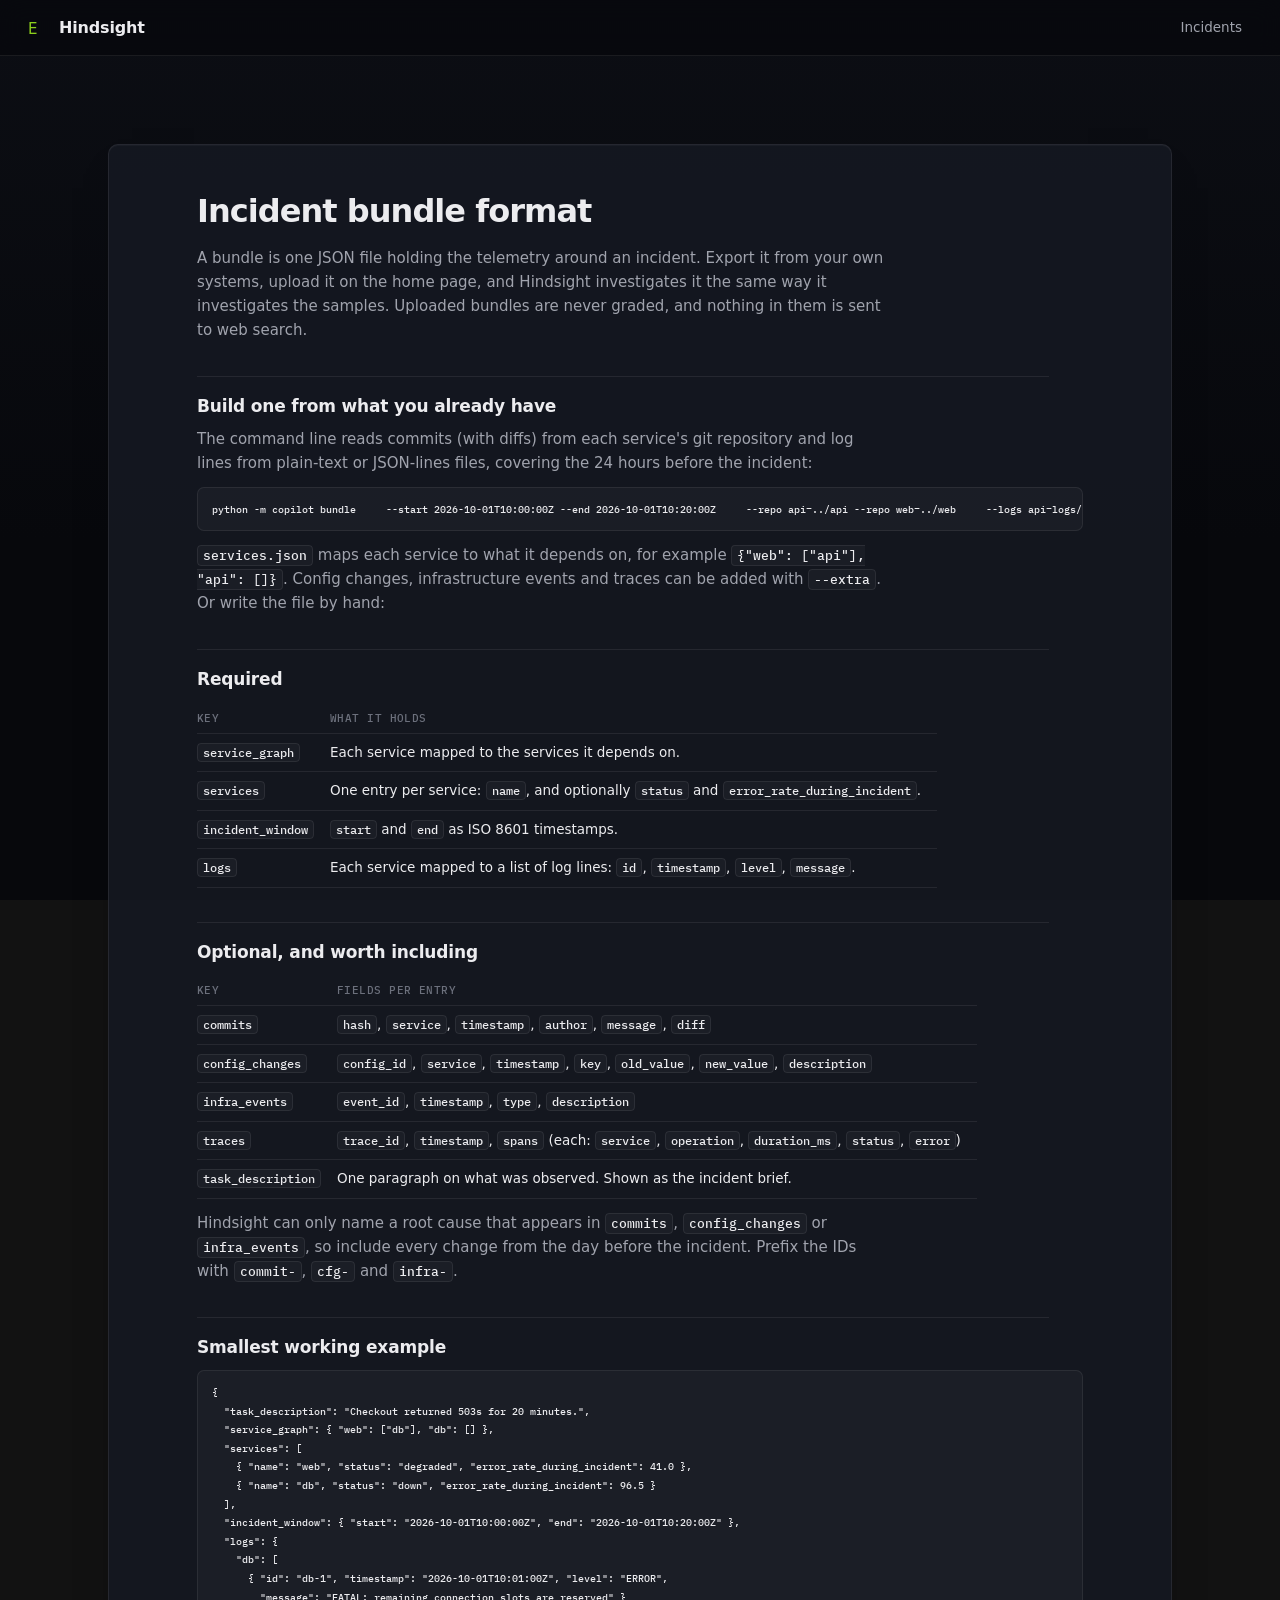
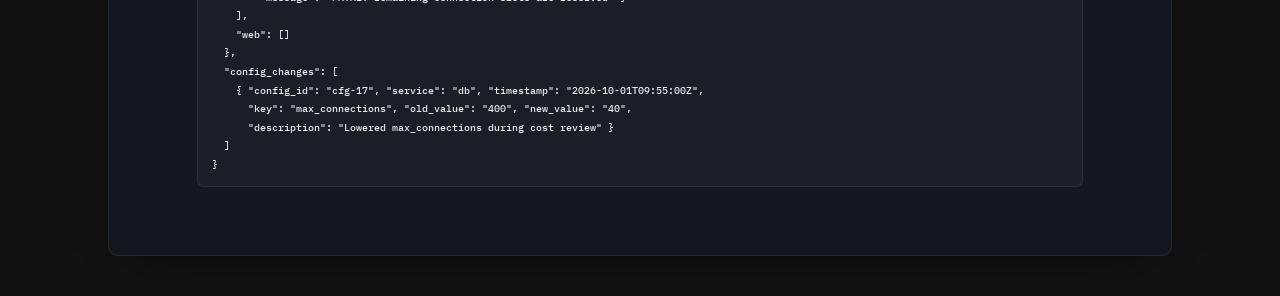
<file: static/copilot/bundle-format.html>
<!doctype html>
<html lang="en">
<head>
<meta charset="utf-8">
<meta name="viewport" content="width=device-width, initial-scale=1">
<title>Incident bundle format · Hindsight</title>
<link rel="preconnect" href="https://fonts.googleapis.com">
<link rel="preconnect" href="https://fonts.gstatic.com" crossorigin>
<link href="https://fonts.googleapis.com/css2?family=Big+Shoulders+Display:wght@600;800&family=IBM+Plex+Mono:wght@400;500&family=IBM+Plex+Sans:wght@400;500;600&display=swap" rel="stylesheet">
<link rel="stylesheet" href="/static/copilot/copilot.css">
</head>
<body>
<header class="bar">
  <a class="brand" href="/" aria-label="Hindsight home">
    <span class="brand-mark" aria-hidden="true">E</span>
    <span class="brand-name">Hindsight</span>
  </a>
  <p class="bar-note"></p>
  <nav class="bar-nav"><a href="/">Incidents</a></nav>
</header>
<main class="home">
  <article class="doc">
    <h1>Incident bundle format</h1>
    <p>A bundle is one JSON file holding the telemetry around an incident. Export it from your own systems, upload it on the home page, and Hindsight investigates it the same way it investigates the samples. Uploaded bundles are never graded, and nothing in them is sent to web search.</p>

    <h2>Build one from what you already have</h2>
    <p>The command line reads commits (with diffs) from each service's git repository and log lines from plain-text or JSON-lines files, covering the 24 hours before the incident:</p>
<pre><code>python -m copilot bundle     --start 2026-10-01T10:00:00Z --end 2026-10-01T10:20:00Z     --repo api=../api --repo web=../web     --logs api=logs/api.log --logs web=logs/web.log     --services services.json --out incident.json</code></pre>
    <p><code>services.json</code> maps each service to what it depends on, for example <code>{"web": ["api"], "api": []}</code>. Config changes, infrastructure events and traces can be added with <code>--extra</code>. Or write the file by hand:</p>

    <h2>Required</h2>
    <table>
      <thead><tr><th>Key</th><th>What it holds</th></tr></thead>
      <tbody>
        <tr><td><code>service_graph</code></td><td>Each service mapped to the services it depends on.</td></tr>
        <tr><td><code>services</code></td><td>One entry per service: <code>name</code>, and optionally <code>status</code> and <code>error_rate_during_incident</code>.</td></tr>
        <tr><td><code>incident_window</code></td><td><code>start</code> and <code>end</code> as ISO 8601 timestamps.</td></tr>
        <tr><td><code>logs</code></td><td>Each service mapped to a list of log lines: <code>id</code>, <code>timestamp</code>, <code>level</code>, <code>message</code>.</td></tr>
      </tbody>
    </table>

    <h2>Optional, and worth including</h2>
    <table>
      <thead><tr><th>Key</th><th>Fields per entry</th></tr></thead>
      <tbody>
        <tr><td><code>commits</code></td><td><code>hash</code>, <code>service</code>, <code>timestamp</code>, <code>author</code>, <code>message</code>, <code>diff</code></td></tr>
        <tr><td><code>config_changes</code></td><td><code>config_id</code>, <code>service</code>, <code>timestamp</code>, <code>key</code>, <code>old_value</code>, <code>new_value</code>, <code>description</code></td></tr>
        <tr><td><code>infra_events</code></td><td><code>event_id</code>, <code>timestamp</code>, <code>type</code>, <code>description</code></td></tr>
        <tr><td><code>traces</code></td><td><code>trace_id</code>, <code>timestamp</code>, <code>spans</code> (each: <code>service</code>, <code>operation</code>, <code>duration_ms</code>, <code>status</code>, <code>error</code>)</td></tr>
        <tr><td><code>task_description</code></td><td>One paragraph on what was observed. Shown as the incident brief.</td></tr>
      </tbody>
    </table>
    <p>Hindsight can only name a root cause that appears in <code>commits</code>, <code>config_changes</code> or <code>infra_events</code>, so include every change from the day before the incident. Prefix the IDs with <code>commit-</code>, <code>cfg-</code> and <code>infra-</code>.</p>

    <h2>Smallest working example</h2>
<pre><code>{
  "task_description": "Checkout returned 503s for 20 minutes.",
  "service_graph": { "web": ["db"], "db": [] },
  "services": [
    { "name": "web", "status": "degraded", "error_rate_during_incident": 41.0 },
    { "name": "db", "status": "down", "error_rate_during_incident": 96.5 }
  ],
  "incident_window": { "start": "2026-10-01T10:00:00Z", "end": "2026-10-01T10:20:00Z" },
  "logs": {
    "db": [
      { "id": "db-1", "timestamp": "2026-10-01T10:01:00Z", "level": "ERROR",
        "message": "FATAL: remaining connection slots are reserved" }
    ],
    "web": []
  },
  "config_changes": [
    { "config_id": "cfg-17", "service": "db", "timestamp": "2026-10-01T09:55:00Z",
      "key": "max_connections", "old_value": "400", "new_value": "40",
      "description": "Lowered max_connections during cost review" }
  ]
}</code></pre>
  </article>
</main>
</body>
</html>
</file>
<file: static/copilot/copilot.css>
/* Hindsight. A quiet operations console: neutral surfaces, one accent used
   as a signal, and the amber exhibit tag that ties every claim to its
   evidence as the only decorative element. Dark by default; light on request. */
:root, :root[data-theme="dark"] {
  --bg: #07080c;
  --bg-2: #0c0e14;
  --surface: rgba(16, 18, 25, .72);
  --surface-2: rgba(21, 24, 33, .92);
  --surface-hover: rgba(28, 32, 43, .8);
  --border: rgba(255, 255, 255, .075);
  --border-strong: rgba(255, 255, 255, .14);
  --ink: #ececef;
  --ink-soft: #a0a3ad;
  --ink-faint: #6c707c;
  --accent: #76b900;
  --accent-ink: #8ccf1c;
  --accent-wash: rgba(118, 185, 0, .1);
  --exhibit: #e9a923;
  --exhibit-ink: #14110a;
  --fail: #f0604d;
  --fail-wash: rgba(240, 96, 77, .09);
  --warn-wash: rgba(233, 169, 35, .08);
  --steady: #4cc38a;
  --steady-wash: rgba(76, 195, 138, .08);
  --nano: #5b9cf0;
  --ultra: #9b82f0;
  --super: #e073a8;
  --research: #46b8c0;
  --code-bg: rgba(255, 255, 255, .03);
  --shadow: 0 1px 0 rgba(255, 255, 255, .03) inset, 0 20px 40px -24px rgba(0, 0, 0, .7);
  --spot: rgba(255, 255, 255, .05);
  --primary-bg: #ececef;
  --primary-ink: #0b0c10;
  color-scheme: dark;
}
:root[data-theme="light"] {
  --bg: #f5f6f8;
  --bg-2: #fbfbfc;
  --surface: rgba(255, 255, 255, .78);
  --surface-2: rgba(255, 255, 255, .96);
  --surface-hover: rgba(255, 255, 255, .98);
  --border: rgba(12, 16, 28, .08);
  --border-strong: rgba(12, 16, 28, .16);
  --ink: #111318;
  --ink-soft: #565a66;
  --ink-faint: #8a8e99;
  --accent: #4d8a00;
  --accent-ink: #427800;
  --accent-wash: rgba(77, 138, 0, .08);
  --exhibit: #e5a21a;
  --exhibit-ink: #14110a;
  --fail: #c9402c;
  --fail-wash: rgba(201, 64, 44, .07);
  --warn-wash: rgba(229, 162, 26, .1);
  --steady: #1d8a5c;
  --steady-wash: rgba(29, 138, 92, .07);
  --nano: #2f74c9;
  --ultra: #6a4fd0;
  --super: #b03d76;
  --research: #18848c;
  --code-bg: rgba(12, 16, 28, .035);
  --shadow: 0 1px 2px rgba(12, 16, 28, .04), 0 16px 32px -24px rgba(12, 16, 28, .25);
  --spot: rgba(12, 16, 28, .025);
  --primary-bg: #111318;
  --primary-ink: #ffffff;
  color-scheme: light;
}
:root {
  --sans: "Geist", "Inter", system-ui, sans-serif;
  --mono: "Geist Mono", "IBM Plex Mono", ui-monospace, Consolas, monospace;
  --ease: cubic-bezier(.22, .8, .24, 1);
  --radius: 10px;
  --radius-sm: 7px;
  --tag-clip: polygon(0 0, 100% 0, 100% 62%, 80% 100%, 0 100%);
}

* { box-sizing: border-box; }
html { scroll-behavior: smooth; -webkit-font-smoothing: antialiased; }
body {
  margin: 0; min-height: 100vh;
  color: var(--ink);
  font: 400 15px/1.6 var(--sans);
  font-feature-settings: "ss01", "cv11";
  background: linear-gradient(180deg, var(--bg-2), var(--bg) 60%);
  background-attachment: fixed;
}
[hidden] { display: none !important; }
a { color: inherit; text-underline-offset: 3px; text-decoration-color: var(--border-strong); transition: color .2s, text-decoration-color .2s; }
a:hover { text-decoration-color: currentColor; }
:focus-visible { outline: 2px solid var(--accent); outline-offset: 2px; border-radius: 4px; }
h1, h2, h3, p, ul, ol, dl, dd, figure { margin: 0; padding: 0; }
ul, ol { list-style: none; }
::selection { background: color-mix(in srgb, var(--accent) 35%, transparent); }
.visually-hidden { position: absolute; width: 1px; height: 1px; overflow: hidden; clip: rect(0 0 0 0); white-space: nowrap; }
.num, .meter dd, .stats dd { font-variant-numeric: tabular-nums; }

/* --- the scene behind everything --- */
#scene {
  position: fixed; inset: 0; width: 100vw; height: 100vh; z-index: -2;
  opacity: 0; transition: opacity 1.6s var(--ease);
}
#scene.on { opacity: 1; }
.scene-veil {
  position: fixed; inset: 0; z-index: -1; pointer-events: none;
  background: radial-gradient(ellipse 85% 75% at 50% 25%, transparent 0, var(--bg) 110%);
  opacity: .4;
}
.spotlight {
  position: fixed; inset: 0; z-index: -1; pointer-events: none;
  background: radial-gradient(600px circle at var(--px, -999px) var(--py, -999px), var(--spot), transparent 70%);
}

/* --- icons --- */
.sprite { position: absolute; width: 0; height: 0; overflow: hidden; }
.ico {
  width: 1.1em; height: 1.1em; flex: none; vertical-align: -.18em;
  fill: none; stroke: currentColor; stroke-width: 1.5; stroke-linecap: square; stroke-linejoin: miter;
}
.ico .fill, .ico .dot { fill: currentColor; stroke: none; }
.ico .hot { stroke: var(--exhibit); }
.ico .thin { stroke-width: 1; opacity: .55; }

/* --- top bar --- */
.bar {
  position: sticky; top: 0; z-index: 10;
  display: flex; align-items: center; gap: 20px;
  height: 56px; padding: 0 28px;
  background: color-mix(in srgb, var(--bg) 78%, transparent);
  backdrop-filter: blur(12px) saturate(1.2);
  border-bottom: 1px solid var(--border);
}
.brand { display: flex; align-items: center; gap: 9px; text-decoration: none; }
.brand-mark { width: 22px; height: 22px; color: var(--accent-ink); fill: none; stroke: currentColor; stroke-width: 1.7; }
.brand-mark .dot { fill: var(--exhibit); stroke: none; }
.brand-name { font: 600 16px/1 var(--sans); letter-spacing: -.01em; }
.bar-note { flex: 1; font: 400 12px var(--mono); color: var(--ink-faint); }
.bar-nav { display: flex; align-items: center; gap: 6px; font-size: 13.5px; }
.bar-nav a { text-decoration: none; color: var(--ink-soft); padding: 6px 10px; border-radius: var(--radius-sm); transition: color .2s, background .2s; }
.bar-nav a:hover { color: var(--ink); background: var(--surface-hover); }
.theme-toggle {
  display: grid; place-items: center; width: 32px; height: 32px; padding: 0; margin-left: 6px;
  font-size: 16px; color: var(--ink-soft);
  background: transparent; border: 1px solid var(--border); border-radius: var(--radius-sm);
}
.theme-toggle .ico { transition: transform .5s var(--ease); }
:root[data-theme="light"] .theme-toggle .ico { transform: rotate(180deg); }
.theme-toggle:hover { color: var(--ink); border-color: var(--border-strong); background: var(--surface-hover); }

/* --- shared --- */
.section-head {
  display: flex; align-items: baseline; justify-content: space-between; gap: 16px;
  margin-bottom: 6px;
}
h2 { font: 600 19px/1.3 var(--sans); letter-spacing: -.015em; }
h3 { font: 500 11.5px/1.3 var(--mono); letter-spacing: .04em; text-transform: uppercase; color: var(--ink-faint); margin: 20px 0 8px; }
.hint { color: var(--ink-soft); font-size: 14px; max-width: 72ch; margin-bottom: 18px; }
.eyebrow { font: 400 12px/1 var(--mono); color: var(--ink-faint); margin-bottom: 10px; }
.glass { background: var(--surface); border: 1px solid var(--border); border-radius: var(--radius); backdrop-filter: blur(14px); box-shadow: var(--shadow); }
.notice {
  display: flex; gap: 10px; align-items: flex-start;
  border: 1px solid color-mix(in srgb, var(--exhibit) 28%, transparent); background: var(--warn-wash);
  border-radius: var(--radius-sm); padding: 10px 14px; margin-top: 22px; max-width: 72ch;
  font-size: 13.5px; color: var(--ink-soft); animation: rise .4s var(--ease) both;
}
.notice.bad { border-color: color-mix(in srgb, var(--fail) 30%, transparent); background: var(--fail-wash); }

button, .button {
  display: inline-flex; align-items: center; gap: 7px;
  font: 500 13.5px/1 var(--sans); color: var(--ink);
  background: var(--surface-2); border: 1px solid var(--border-strong); border-radius: var(--radius-sm);
  padding: 8px 12px; cursor: pointer; text-decoration: none;
  transition: background .18s, color .18s, border-color .18s, opacity .18s;
}
button:hover, .button:hover { background: var(--surface-hover); border-color: color-mix(in srgb, var(--ink) 30%, transparent); }
button.primary { background: var(--primary-bg); border-color: var(--primary-bg); color: var(--primary-ink); }
button.primary:hover { opacity: .88; background: var(--primary-bg); }
button.quiet { background: transparent; border-color: transparent; color: var(--ink-soft); padding-left: 8px; padding-right: 8px; }
button.quiet:hover { color: var(--ink); background: var(--surface-hover); border-color: var(--border); }
button:disabled, button:disabled:hover { opacity: .38; cursor: not-allowed; }

/* The exhibit tag: the signature. Used for E1.. evidence and R1.. references. */
.tag {
  display: inline-block; min-width: 2em; text-align: center;
  font: 600 11.5px/1 var(--mono); letter-spacing: .01em;
  color: var(--exhibit-ink); background: var(--exhibit);
  padding: 4px 8px 4px 6px; border: 0; border-radius: 0; vertical-align: 1px;
  clip-path: var(--tag-clip); cursor: pointer; text-decoration: none;
  transition: filter .15s;
}
.tag:hover { background: var(--exhibit); border: 0; filter: brightness(1.12); }
.tag.ref { background: color-mix(in srgb, var(--research) 75%, #fff); }

/* severity pips instead of a difficulty word: one bar for SEV3 */
.sev { display: inline-flex; align-items: flex-end; gap: 2px; height: 11px; vertical-align: -1px; }
.sev i { width: 3px; border-radius: 1px; background: var(--border-strong); }
.sev i:nth-child(1) { height: 5px; } .sev i:nth-child(2) { height: 8px; } .sev i:nth-child(3) { height: 11px; }
.sev.s3 i:nth-child(-n+1), .sev.s2 i:nth-child(-n+2), .sev.s1 i { background: var(--sev); }
.sev-label { font: 500 11px/1 var(--mono); color: var(--ink-soft); }
.s3 { --sev: var(--steady); } .s2 { --sev: var(--exhibit); } .s1 { --sev: var(--fail); } .s0 { --sev: var(--ink-faint); }

@keyframes rise { from { opacity: 0; transform: translateY(6px); } to { opacity: 1; transform: none; } }
@keyframes fade { from { opacity: 0; } to { opacity: 1; } }
.view-in > * { animation: rise .5s var(--ease) both; }
.view-in > *:nth-child(2) { animation-delay: .04s; } .view-in > *:nth-child(3) { animation-delay: .08s; }
.view-in > *:nth-child(4) { animation-delay: .12s; } .view-in > *:nth-child(5) { animation-delay: .16s; }

/* --- home --- */
.home { max-width: 1120px; margin: 0 auto; padding: 88px 28px 40px; }
.kicker { display: inline-flex; align-items: center; gap: 8px; margin-bottom: 22px; font: 400 12.5px var(--mono); color: var(--ink-soft); }
.live-dot { width: 6px; height: 6px; border-radius: 50%; background: var(--accent); box-shadow: 0 0 0 3px var(--accent-wash); }
.intro h1 { font: 600 clamp(40px, 6.2vw, 74px)/1.02 var(--sans); letter-spacing: -.04em; max-width: 14ch; }
.glow { color: var(--ink-faint); }
.lede { max-width: 56ch; font-size: 17px; line-height: 1.6; margin-top: 22px; color: var(--ink-soft); }

.stats {
  display: grid; grid-template-columns: repeat(4, 1fr); margin-top: 52px;
  border: 1px solid var(--border); border-radius: var(--radius); background: var(--surface);
  backdrop-filter: blur(14px); overflow: hidden;
}
.stats > div { padding: 18px 20px; border-left: 1px solid var(--border); }
.stats > div:first-child { border-left: 0; }
.stats dt { font: 400 12px/1.4 var(--sans); color: var(--ink-faint); }
.stats dd { font: 600 30px/1 var(--sans); letter-spacing: -.03em; margin-top: 10px; }
.stats > div:first-child dd { color: var(--accent-ink); }

.how { margin-top: 16px; }
.steps { display: grid; grid-template-columns: repeat(4, 1fr); gap: 1px; background: var(--border); border: 1px solid var(--border); border-radius: var(--radius); overflow: hidden; counter-reset: step; }
.steps li { counter-increment: step; position: relative; padding: 18px 20px 20px; background: var(--surface-2); transition: background .2s; }
.steps li:hover { background: var(--surface-hover); }
.steps li::after { content: "0" counter(step); position: absolute; right: 18px; top: 18px; font: 400 11.5px var(--mono); color: var(--ink-faint); }
.steps .ico { font-size: 20px; color: var(--ink-soft); }
.steps b { display: flex; align-items: center; gap: 7px; margin-top: 14px; font: 600 14.5px var(--sans); letter-spacing: -.01em; }
.steps b::after { content: ""; width: 6px; height: 6px; border-radius: 50%; background: var(--c); }
.steps span { display: block; margin-top: 4px; font-size: 13.5px; color: var(--ink-soft); line-height: 1.55; }
.m-triage-c { --c: var(--nano); } .m-reason-c { --c: var(--ultra); }
.m-research-c { --c: var(--research); } .m-writer-c { --c: var(--super); }

.intake, .history, .measured { margin-top: 72px; }
.upload input { position: absolute; opacity: 0; width: 1px; height: 1px; }
.upload span {
  display: inline-flex; align-items: center; gap: 7px; font-size: 13.5px; cursor: pointer;
  color: var(--ink-soft); padding: 6px 10px; border: 1px solid var(--border); border-radius: var(--radius-sm);
  transition: color .2s, border-color .2s, background .2s;
}
.upload span:hover { color: var(--ink); border-color: var(--border-strong); background: var(--surface-hover); }
.upload input:focus-visible + span { outline: 2px solid var(--accent); outline-offset: 2px; }

.cases { display: grid; grid-template-columns: repeat(auto-fill, minmax(320px, 1fr)); gap: 12px; }
.cases > li { animation: rise .45s var(--ease) both; }
.cases > li:nth-child(2) { animation-delay: .03s; } .cases > li:nth-child(3) { animation-delay: .06s; }
.cases > li:nth-child(4) { animation-delay: .09s; } .cases > li:nth-child(n+5) { animation-delay: .12s; }
.case-card {
  --mx: 50%; --my: 50%;
  position: relative; display: flex; flex-direction: column; gap: 10px; height: 100%;
  padding: 18px 18px 16px;
  background: radial-gradient(360px circle at var(--mx) var(--my), var(--spot), transparent 60%), var(--surface);
  border: 1px solid var(--border); border-radius: var(--radius);
  backdrop-filter: blur(14px);
  transition: border-color .2s, background-color .2s, transform .25s var(--ease);
}
.case-card:hover { border-color: var(--border-strong); transform: translateY(-1px); }
.case-card h3 { margin: 0; font: 600 15.5px/1.35 var(--sans); letter-spacing: -.01em; text-transform: none; color: var(--ink); }
.case-meta { font: 400 11.5px/1 var(--mono); color: var(--ink-faint); display: flex; flex-wrap: wrap; align-items: center; gap: 8px 14px; }
.case-meta .sev-label { margin-left: -4px; }
.case-card p { font-size: 13.5px; color: var(--ink-soft); flex: 1; line-height: 1.55; }
.case-actions { display: flex; flex-wrap: wrap; gap: 6px; padding-top: 6px; }

.table-scroll { overflow-x: auto; }
.board { width: 100%; border-collapse: collapse; }
.board th { text-align: left; font: 500 11.5px var(--mono); text-transform: uppercase; letter-spacing: .04em; color: var(--ink-faint); }
.board th, .board td { padding: 13px 18px; border-bottom: 1px solid var(--border); vertical-align: middle; }
.board tbody tr:last-child td { border-bottom: 0; }
.board tbody tr { transition: background .2s; }
.board tbody tr:hover { background: var(--surface-hover); }
.board td.num { font: 500 15px/1 var(--mono); white-space: nowrap; width: 150px; }
.board td.num i { display: block; height: 3px; margin-top: 8px; border-radius: 2px; background: var(--border); overflow: hidden; }
.board td.num i b { display: block; height: 100%; background: var(--ink-faint); transform-origin: left; animation: grow 1s var(--ease) both; }
@keyframes grow { from { transform: scaleX(0); } }
.board tr.model td.num i b { background: var(--ultra); }
.board td small { display: block; font: 400 11.5px var(--mono); color: var(--ink-faint); margin-top: 3px; }
.board td.cost { font: 400 12.5px var(--mono); white-space: nowrap; color: var(--ink-soft); }
.board tr.model td:first-child { box-shadow: inset 2px 0 var(--ultra); }
.board tr.reference td.num { color: var(--steady); }
.board tr.reference td.num i b { background: var(--steady); }
.m-oracle { background: var(--steady) !important; }

.runs { border: 1px solid var(--border); border-radius: var(--radius); overflow: hidden; background: var(--surface); }
.runs li {
  display: grid; grid-template-columns: 1fr auto auto auto; gap: 18px; align-items: center;
  padding: 11px 18px; border-top: 1px solid var(--border); transition: background .2s;
}
.runs li:first-child { border-top: 0; }
.runs li:hover { background: var(--surface-hover); }
.runs a { font-weight: 500; text-decoration: none; }
.runs .cell { font: 400 12px/1.2 var(--mono); color: var(--ink-faint); white-space: nowrap; }
.pill { font: 500 11px/1 var(--mono); padding: 5px 8px; border-radius: 20px; background: var(--surface-hover); border: 1px solid var(--border); color: var(--ink-soft); }
.pill.good { background: var(--steady-wash); color: var(--steady); border-color: color-mix(in srgb, var(--steady) 25%, transparent); }
.pill.bad { background: var(--fail-wash); color: var(--fail); border-color: color-mix(in srgb, var(--fail) 25%, transparent); }

/* --- desk --- */
.desk { padding: 32px 28px 48px; max-width: 1680px; margin: 0 auto; }
.desk-head { display: grid; grid-template-columns: minmax(220px, 1fr) auto auto; gap: 28px; align-items: end; }
.desk-head h1 { font: 600 28px/1.15 var(--sans); letter-spacing: -.025em; }

.rail { display: flex; border: 1px solid var(--border); border-radius: var(--radius); overflow: hidden; background: var(--surface); }
.rail li {
  position: relative; display: grid; grid-template-columns: auto 1fr; column-gap: 9px; align-items: center;
  padding: 9px 16px 10px 13px; min-width: 138px; border-left: 1px solid var(--border);
  color: var(--ink-faint); transition: color .3s, background .3s;
}
.rail li:first-child { border-left: 0; }
.rail .ico { grid-row: span 2; font-size: 17px; }
.rail span { font: 500 13px/1.2 var(--sans); }
.rail small { font: 400 10.5px/1.35 var(--mono); max-width: 150px; overflow: hidden; text-overflow: ellipsis; white-space: nowrap; color: var(--ink-faint); }
.rail li::after { content: ""; position: absolute; left: 0; right: 0; bottom: 0; height: 2px; background: transparent; }
.rail li.active { color: var(--ink); background: var(--surface-hover); }
.rail li.active .ico { color: var(--accent-ink); }
.rail li.active::after { background: linear-gradient(90deg, transparent, var(--accent), transparent); background-size: 50% 100%; background-repeat: no-repeat; animation: scan 1.6s linear infinite; }
.rail li.done { color: var(--ink-soft); }
.rail li.done .ico { color: var(--accent-ink); }
.rail li.done::after { background: color-mix(in srgb, var(--accent) 55%, transparent); }
.rail li.skipped { opacity: .45; }
.rail li.skipped span { text-decoration: line-through; }
@keyframes scan { from { background-position: -50% 0; } to { background-position: 150% 0; } }

.meter { display: flex; gap: 26px; }
.meter dt { font: 400 11px/1 var(--mono); color: var(--ink-faint); }
.meter dd { font: 600 22px/1.25 var(--sans); letter-spacing: -.02em; margin-top: 4px; transition: color .3s; }
.meter dd.bump { animation: bump .6s var(--ease); }
@keyframes bump { 30% { color: var(--accent-ink); } }

.columns {
  display: grid; grid-template-columns: minmax(280px, 1fr) minmax(380px, 1.35fr) minmax(300px, 1fr);
  gap: 14px; margin-top: 24px; align-items: start;
}
.col {
  background: var(--surface); border: 1px solid var(--border); border-radius: var(--radius);
  padding: 18px 20px 22px; min-width: 0; backdrop-filter: blur(16px); box-shadow: var(--shadow);
}
.col > h2 { font-size: 15px; padding-bottom: 12px; margin: -2px -20px 16px; padding-left: 20px; padding-right: 20px; border-bottom: 1px solid var(--border); }

.brief { font-size: 14.5px; }
.window { font: 400 12px/1.5 var(--mono); color: var(--ink-faint); margin-top: 8px; }
.map { margin-top: 16px; }
.map-scroll { overflow-x: auto; border: 1px solid var(--border); border-radius: var(--radius-sm); }
.map svg {
  width: 100%; max-width: 440px; height: auto; display: block; margin: 0 auto;
  background-image: radial-gradient(var(--border-strong) 1px, transparent 1px); background-size: 16px 16px;
}
.map figcaption { font-size: 12px; color: var(--ink-faint); margin-top: 8px; }
.node rect { fill: var(--surface-2); stroke: var(--border-strong); stroke-width: 1; rx: 5px; }
.node.down rect { stroke: var(--fail); stroke-width: 1.5; }
.node.degraded rect { stroke: var(--exhibit); stroke-width: 1.5; }
.node text { font: 500 11.5px var(--sans); fill: var(--ink); }
.node .rate { font: 400 10px var(--mono); fill: var(--ink-faint); }
.node.down .rate { fill: var(--fail); }
.edge { stroke: var(--border-strong); stroke-width: 1.2; fill: none; }
.spread { stroke: var(--fail); stroke-width: 1.8; fill: none; stroke-dasharray: 5 5; animation: creep 1.4s linear infinite; }
.pin { animation: fade .4s var(--ease) both; }
.pin text { font: 600 11.5px var(--mono); fill: #fff; text-anchor: middle; }
@keyframes creep { to { stroke-dashoffset: -20; } }

.onset li { display: flex; justify-content: space-between; gap: 10px; padding: 7px 0; border-top: 1px solid var(--border); font-size: 13px; }
.onset li span { font: 400 11.5px var(--mono); color: var(--ink-faint); white-space: nowrap; }
.changes { max-height: 300px; overflow-y: auto; padding: 0 8px; margin: 0 -8px; }
.changes li { display: grid; grid-template-columns: auto 1fr; gap: 2px 10px; padding: 8px 0; border-top: 1px solid var(--border); font-size: 13px; transition: background .4s; }
.changes code { font: 500 11.5px var(--mono); color: var(--ink-soft); }
.changes .when { grid-column: 2; font: 400 11px var(--mono); color: var(--ink-faint); }
.changes li.culprit { background: var(--fail-wash); margin: 0 -8px; padding: 8px; border-radius: 6px; box-shadow: inset 2px 0 var(--fail); }
.changes li.culprit code { color: var(--fail); }
.changes li.culprit code::before {
  content: ""; display: inline-block; width: 12px; height: 12px; margin-right: 5px; vertical-align: -2px;
  background: var(--fail);
  -webkit-mask: url("data:image/svg+xml,%3Csvg xmlns='http://www.w3.org/2000/svg' viewBox='0 0 24 24' fill='none' stroke='%23000' stroke-width='2'%3E%3Ccircle cx='12' cy='12' r='7.5'/%3E%3Cpath d='M12 2v4M12 18v4M2 12h4M18 12h4'/%3E%3Ccircle cx='12' cy='12' r='2.3' fill='%23000' stroke='none'/%3E%3C/svg%3E") center / contain no-repeat;
          mask: url("data:image/svg+xml,%3Csvg xmlns='http://www.w3.org/2000/svg' viewBox='0 0 24 24' fill='none' stroke='%23000' stroke-width='2'%3E%3Ccircle cx='12' cy='12' r='7.5'/%3E%3Cpath d='M12 2v4M12 18v4M2 12h4M18 12h4'/%3E%3Ccircle cx='12' cy='12' r='2.3' fill='%23000' stroke='none'/%3E%3C/svg%3E") center / contain no-repeat;
}

/* evidence ledger */
.exhibits { display: flex; flex-direction: column; gap: 10px; }
.exhibits > li { animation: rise .4s var(--ease) both; }
.thought { font-size: 13.5px; color: var(--ink-soft); padding-left: 12px; border-left: 1px solid var(--border-strong); }
.thought b { font: 500 10.5px var(--mono); color: #fff; padding: 2px 6px; margin-right: 7px; border-radius: 4px; background: var(--ink-faint); }
.m-triage { background: var(--nano) !important; }
.m-reason { background: var(--ultra) !important; }
.m-writer { background: var(--super) !important; }
.exhibit {
  border: 1px solid var(--border); border-radius: var(--radius-sm); background: var(--surface-2);
  scroll-margin-top: 80px; overflow: hidden; transition: border-color .2s;
}
.exhibit:hover { border-color: var(--border-strong); }
.exhibit.flash { animation: flash 1.4s ease-out; }
@keyframes flash { from { border-color: var(--exhibit); box-shadow: 0 0 0 3px var(--warn-wash); } }
.exhibit header { display: flex; align-items: center; gap: 9px; padding: 8px 10px; border-bottom: 1px solid var(--border); }
.exhibit header .ico { font-size: 15px; color: var(--ink-faint); }
.exhibit header code { font: 400 11.5px var(--mono); overflow-wrap: anywhere; flex: 1; color: var(--ink-soft); }
.exhibit pre {
  margin: 0; padding: 10px 12px; font: 400 11.5px/1.6 var(--mono); color: var(--ink-soft);
  white-space: pre-wrap; overflow-wrap: anywhere; max-height: 9.8em; overflow: hidden;
  background: var(--code-bg);
}
.exhibit.open pre { max-height: none; }
.exhibit pre .err { color: var(--fail); }
.exhibit pre .add { color: var(--steady); }
.exhibit pre .del { color: var(--fail); }
.exhibit .more { width: 100%; justify-content: center; font-size: 12px; padding: 7px; border: 0; border-top: 1px solid var(--border); border-radius: 0; background: transparent; color: var(--ink-faint); }
.exhibit .more:hover { color: var(--ink); background: var(--surface-hover); }
.rejected { font: 400 11.5px/1.5 var(--mono); color: var(--ink-faint); padding-left: 12px; border-left: 1px dashed var(--border-strong); }
.working { display: flex; align-items: center; gap: 10px; margin-top: 14px; font: 400 12.5px var(--mono); color: var(--ink-soft); }
.pulse { width: 6px; height: 6px; border-radius: 50%; background: var(--accent); animation: pulse 1.2s ease-in-out infinite; }
@keyframes pulse { 0%, 100% { box-shadow: 0 0 0 0 var(--accent-wash); } 50% { box-shadow: 0 0 0 5px var(--accent-wash); opacity: .6; } }

/* findings */
.pending { color: var(--ink-faint); font-size: 13.5px; }
.reveal > * { animation: rise .45s var(--ease) both; }
.reveal > *:nth-child(2) { animation-delay: .05s; } .reveal > *:nth-child(3) { animation-delay: .1s; }
.reveal > *:nth-child(4) { animation-delay: .15s; } .reveal > *:nth-child(n+5) { animation-delay: .2s; }
.cause-head { display: flex; align-items: center; gap: 7px; margin-top: 0; color: var(--fail); }
.cause-head .ico { font-size: 15px; }
.cause-id { font: 500 22px/1.2 var(--mono); letter-spacing: -.01em; overflow-wrap: anywhere; color: var(--ink); }
.cause-what { font-size: 13.5px; color: var(--ink-soft); margin-top: 4px; }
.confidence { margin: 14px 0; }
.confidence i { display: block; height: 3px; border-radius: 2px; background: var(--border); overflow: hidden; }
.confidence i b { display: block; height: 100%; background: var(--accent); transform-origin: left; animation: grow 1s var(--ease) both; }
.confidence span { display: block; margin-top: 6px; font: 400 11.5px var(--mono); color: var(--ink-faint); }
.summary { font-size: 14px; color: var(--ink-soft); }
.hops { counter-reset: hop; margin-top: 4px; }
.hops li { counter-increment: hop; position: relative; padding: 10px 0 10px 32px; border-top: 1px solid var(--border); font-size: 13.5px; color: var(--ink-soft); }
.hops li::before {
  content: counter(hop); position: absolute; left: 0; top: 10px;
  width: 20px; height: 20px; border-radius: 50%;
  border: 1px solid color-mix(in srgb, var(--fail) 55%, transparent); color: var(--fail);
  font: 500 11px/18px var(--mono); text-align: center;
}
.hops strong { font-weight: 600; color: var(--ink); }
.hops .effect { font: 400 11.5px var(--mono); color: var(--fail); }
.plain li { padding: 7px 0; border-top: 1px solid var(--border); font-size: 13px; color: var(--ink-soft); }
.plain code { font: 500 11.5px var(--mono); color: var(--ink); }
.grade {
  position: relative; margin-top: 20px; padding: 16px;
  border: 1px solid var(--border); border-radius: var(--radius-sm); background: var(--surface-2);
  box-shadow: inset 2px 0 var(--steady); animation: rise .45s var(--ease) both;
}
.grade.wrong { box-shadow: inset 2px 0 var(--fail); }
.grade > h3, .grade .score { padding-right: 36px; }
.grade .seal { position: absolute; right: 16px; top: 16px; font-size: 20px; color: var(--steady); }
.grade.wrong .seal { color: var(--fail); }
.grade .score { font: 600 34px/1.05 var(--sans); letter-spacing: -.03em; color: var(--ink); }
.grade .verdict { font-size: 13.5px; font-weight: 500; color: var(--steady); margin-top: 2px; }
.grade.wrong .verdict { color: var(--fail); }
.grade table { width: 100%; border-collapse: collapse; margin-top: 12px; font: 400 11.5px var(--mono); color: var(--ink-soft); }
.grade td { padding: 5px 0; border-top: 1px solid var(--border); }
.grade td:last-child { text-align: right; }
.grade .truth { font-size: 12.5px; color: var(--ink-faint); margin-top: 10px; }
.reflist li { padding: 8px 0; border-top: 1px solid var(--border); font-size: 13px; scroll-margin-top: 80px; }
.q { font: 400 11px var(--mono); color: var(--ink-faint); }

/* postmortem document */
.doc-wrap { margin-top: 32px; animation: rise .5s var(--ease) both; }
.doc-wrap .section-head { margin-bottom: 12px; }
.doc-actions { display: flex; gap: 6px; }
.doc {
  background: var(--surface-2); border: 1px solid var(--border); border-radius: var(--radius);
  padding: 48px clamp(18px, 7vw, 88px) 56px; box-shadow: var(--shadow);
}
.doc > * { max-width: 72ch; }
.doc h1 { font: 600 32px/1.15 var(--sans); letter-spacing: -.03em; margin-bottom: 16px; }
.doc h2 { font: 600 17px/1.3 var(--sans); letter-spacing: -.01em; margin: 34px 0 10px; padding-top: 18px; border-top: 1px solid var(--border); }
.doc p { margin: 10px 0; color: var(--ink-soft); }
.doc strong { color: var(--ink); }
.doc ul, .doc ol { margin: 8px 0 8px 20px; color: var(--ink-soft); }
.doc ul { list-style: disc; }
.doc ul li::marker { color: var(--ink-faint); }
.doc ol { list-style: decimal; }
.doc li { margin: 5px 0; }
.doc code { font: 500 .86em var(--mono); background: var(--code-bg); padding: 1px 5px; border: 1px solid var(--border); border-radius: 4px; color: var(--ink); }
.doc pre { max-width: none; background: var(--code-bg); padding: 12px 14px; overflow-x: auto; font: 400 12px/1.55 var(--mono); border: 1px solid var(--border); border-radius: var(--radius-sm); }
.doc pre code { background: none; padding: 0; border: 0; }
.doc table { border-collapse: collapse; margin: 12px 0; font-size: 13.5px; max-width: 100%; }
.doc th { text-align: left; font: 500 11px var(--mono); text-transform: uppercase; letter-spacing: .04em; color: var(--ink-faint); }
.doc th, .doc td { padding: 8px 16px 8px 0; border-bottom: 1px solid var(--border); vertical-align: top; }

/* footer */
.foot {
  max-width: 1120px; margin: 56px auto 0; padding: 24px 28px 36px;
  display: flex; flex-wrap: wrap; align-items: center; gap: 10px 24px;
  border-top: 1px solid var(--border); font: 400 12px var(--sans); color: var(--ink-faint);
}
.foot a, .foot-mark { display: inline-flex; align-items: center; gap: 7px; text-decoration: none; }
.foot-mark { font: 600 13px var(--sans); color: var(--ink-soft); }
.foot-mark .ico { color: var(--accent-ink); }
.foot a { margin-left: auto; color: var(--ink-soft); }
.foot a:hover { color: var(--ink); }

@media (max-width: 1180px) {
  .desk-head { grid-template-columns: 1fr; align-items: start; }
  .columns { grid-template-columns: 1fr; }
  .rail { flex-wrap: wrap; }
}
@media (max-width: 860px) {
  .stats, .steps { grid-template-columns: repeat(2, 1fr); }
  .stats > div:nth-child(3) { border-left: 0; }
  .stats > div:nth-child(n+3) { border-top: 1px solid var(--border); }
}
@media (max-width: 640px) {
  .bar { padding: 0 16px; gap: 12px; }
  .bar-note { display: none; }
  .bar-nav { margin-left: auto; }
  #lab-link { display: none; }
  .home, .desk { padding-left: 16px; padding-right: 16px; }
  .home { padding-top: 48px; }
  .stats dd { font-size: 26px; }
  .steps { grid-template-columns: 1fr; }
  .cases { grid-template-columns: 1fr; }
  .rail li { min-width: 50%; }
  .rail li:nth-child(3) { border-left: 0; }
  .rail li:nth-child(n+3) { border-top: 1px solid var(--border); }
  .runs li { grid-template-columns: 1fr auto; }
  .runs .cell.opt { display: none; }
  .meter { gap: 18px; }
  .foot { padding: 20px 16px 30px; }
  .foot a { margin-left: 0; }
}
@media (prefers-reduced-motion: reduce) {
  *, *::before, *::after { animation: none !important; transition: none !important; scroll-behavior: auto !important; }
}
</file>
